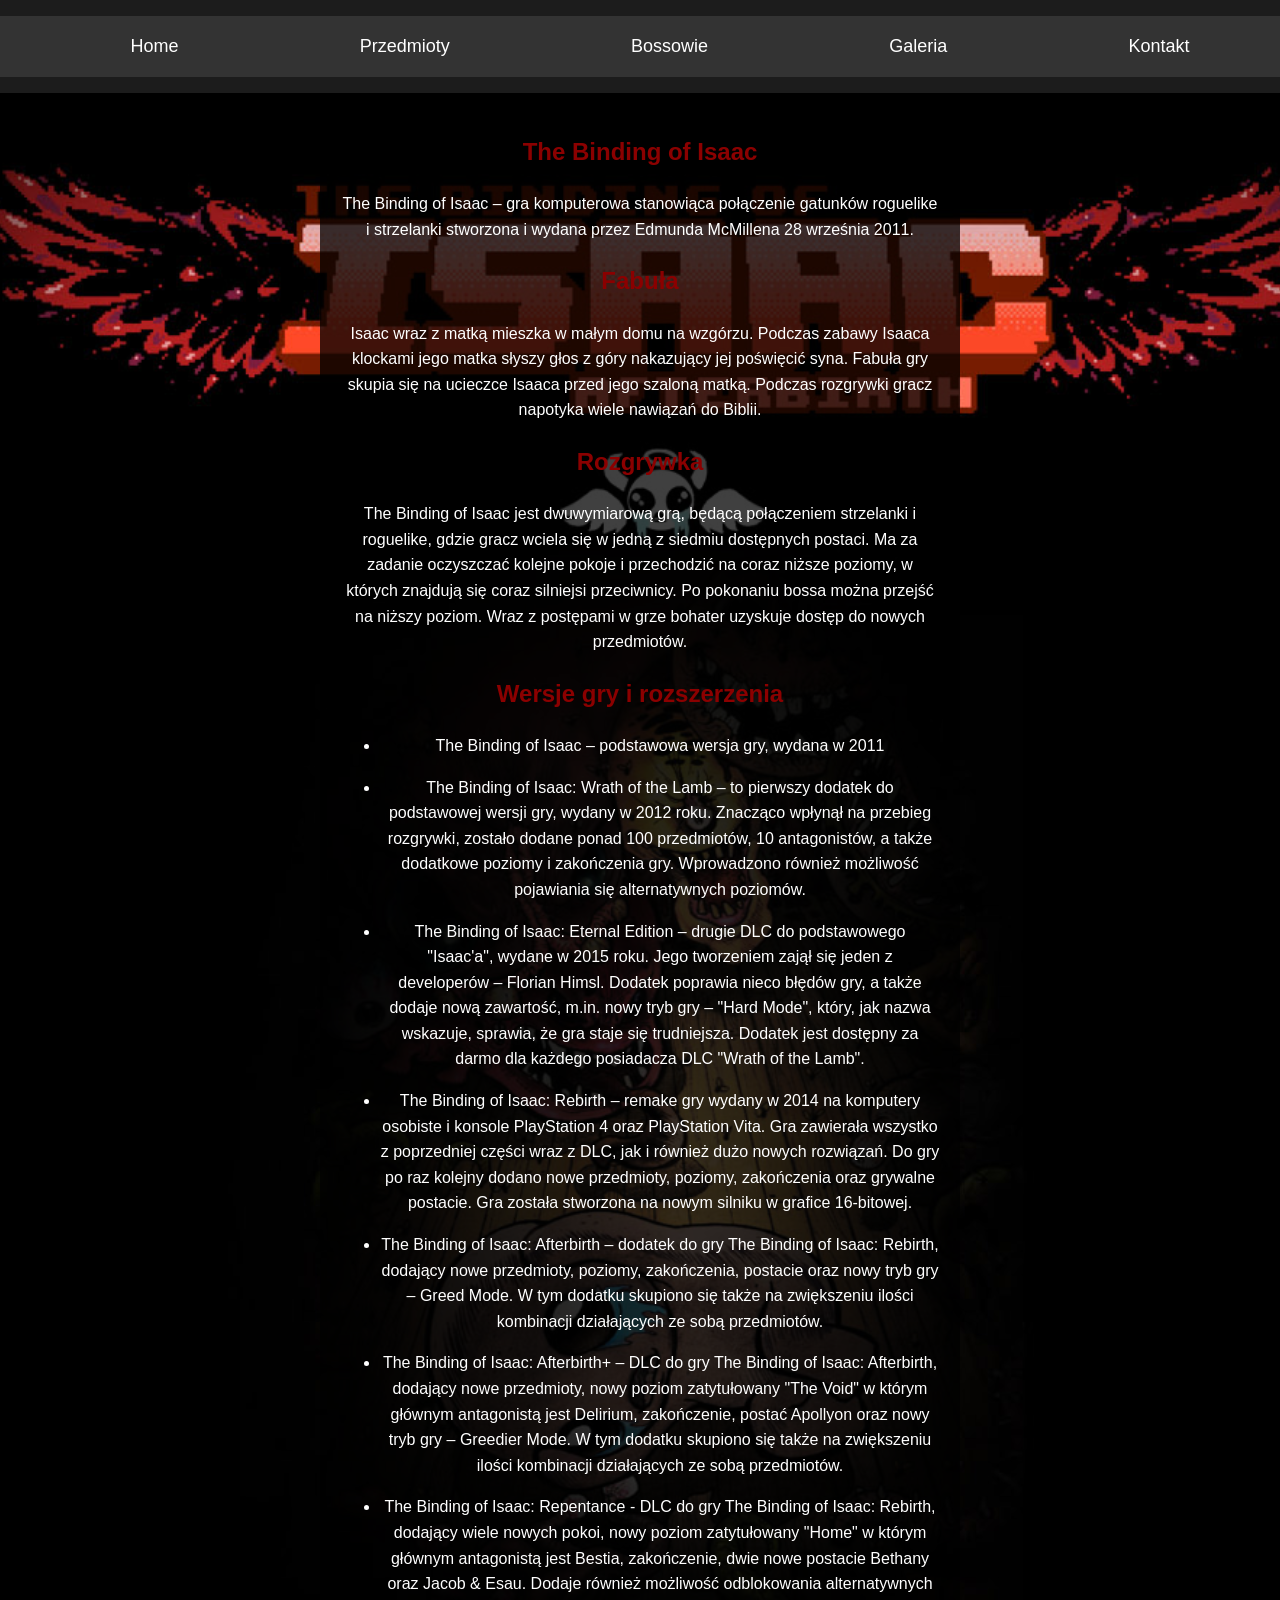
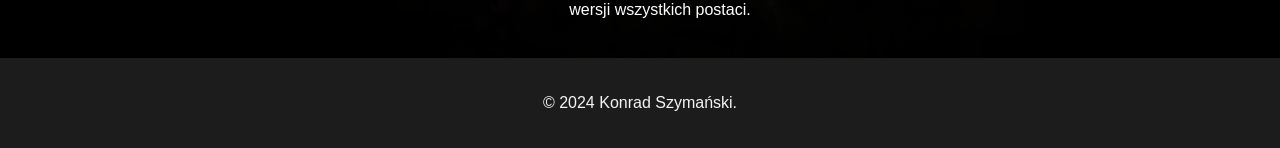
<file: index.html>
<!DOCTYPE html>
<html lang="pl">
<head>
    <meta charset="UTF-8">
    <meta name="viewport" content="width=device-width, initial-scale=1.0">
    <title>Strona Główna</title>
    <link rel="stylesheet" href="css/style.css">
    <link rel="icon" type="image/png" href="images/fav.png">
</head>
<body>
    <header>
        <nav class="navbar">
            <ul class="menu">
              <a href="index.html">Home</a>
              <a href="przedmioty.html">Przedmioty</a>
              <a href="bosowie.html">Bossowie</a>
              <a href="galeria.html">Galeria</a>
              <a href="kontakt.html">Kontakt</a>
            </ul>
        </nav>
    </header>

    <section class="home-page">
      <div class="nakladka">
        <h1>The Binding of Isaac</h1>
        <p>The Binding of Isaac – gra komputerowa stanowiąca połączenie gatunków roguelike i strzelanki stworzona i wydana przez Edmunda McMillena 28 września 2011.</p>
        <h2>Fabuła</h2>
        <p>Isaac wraz z matką mieszka w małym domu na wzgórzu. Podczas zabawy Isaaca klockami jego matka słyszy głos z góry nakazujący jej poświęcić syna. Fabuła gry skupia się na ucieczce Isaaca przed jego szaloną matką. Podczas rozgrywki gracz napotyka wiele nawiązań do Biblii.</p>
        <h2>Rozgrywka</h2>
        <p>The Binding of Isaac jest dwuwymiarową grą, będącą połączeniem strzelanki i roguelike, gdzie gracz wciela się w jedną z siedmiu dostępnych postaci. Ma za zadanie oczyszczać kolejne pokoje i przechodzić na coraz niższe poziomy, w których znajdują się coraz silniejsi przeciwnicy. Po pokonaniu bossa można przejść na niższy poziom. Wraz z postępami w grze bohater uzyskuje dostęp do nowych przedmiotów.</p>
        <h2>Wersje gry i rozszerzenia</h2>
        <ul>
            <li><p>The Binding of Isaac – podstawowa wersja gry, wydana w 2011</p></li>
            <li><p>The Binding of Isaac: Wrath of the Lamb – to pierwszy dodatek do podstawowej wersji gry, wydany w 2012 roku. Znacząco wpłynął na przebieg rozgrywki, zostało dodane ponad 100 przedmiotów, 10 antagonistów, a także dodatkowe poziomy i zakończenia gry. Wprowadzono również możliwość pojawiania się alternatywnych poziomów.</p></li>
            <li><p>The Binding of Isaac: Eternal Edition – drugie DLC do podstawowego "Isaac'a", wydane w 2015 roku. Jego tworzeniem zajął się jeden z developerów – Florian Himsl. Dodatek poprawia nieco błędów gry, a także dodaje nową zawartość, m.in. nowy tryb gry – "Hard Mode", który, jak nazwa wskazuje, sprawia, że gra staje się trudniejsza. Dodatek jest dostępny za darmo dla każdego posiadacza DLC "Wrath of the Lamb".</p></li>
            <li><p>The Binding of Isaac: Rebirth – remake gry wydany w 2014 na komputery osobiste i konsole PlayStation 4 oraz PlayStation Vita. Gra zawierała wszystko z poprzedniej części wraz z DLC, jak i również dużo nowych rozwiązań. Do gry po raz kolejny dodano nowe przedmioty, poziomy, zakończenia oraz grywalne postacie. Gra została stworzona na nowym silniku w grafice 16-bitowej.</p></li>
            <li><p>The Binding of Isaac: Afterbirth – dodatek do gry The Binding of Isaac: Rebirth, dodający nowe przedmioty, poziomy, zakończenia, postacie oraz nowy tryb gry – Greed Mode. W tym dodatku skupiono się także na zwiększeniu ilości kombinacji działających ze sobą przedmiotów.</p></li>
            <li><p>The Binding of Isaac: Afterbirth+ – DLC do gry The Binding of Isaac: Afterbirth, dodający nowe przedmioty, nowy poziom zatytułowany "The Void" w którym głównym antagonistą jest Delirium, zakończenie, postać Apollyon oraz nowy tryb gry – Greedier Mode. W tym dodatku skupiono się także na zwiększeniu ilości kombinacji działających ze sobą przedmiotów.</p></li>
            <li><p>The Binding of Isaac: Repentance - DLC do gry The Binding of Isaac: Rebirth, dodający wiele nowych pokoi, nowy poziom zatytułowany "Home" w którym głównym antagonistą jest Bestia, zakończenie, dwie nowe postacie Bethany oraz Jacob & Esau. Dodaje również możliwość odblokowania alternatywnych wersji wszystkich postaci.</p></li>
        </ul>
      </div>
    </section>

    <footer>
      <div class="bottom-container">
        <p class="copyright-mark">© 2024 Konrad Szymański.</p>
      </div>
    </footer>

</body>
</html>
</file>
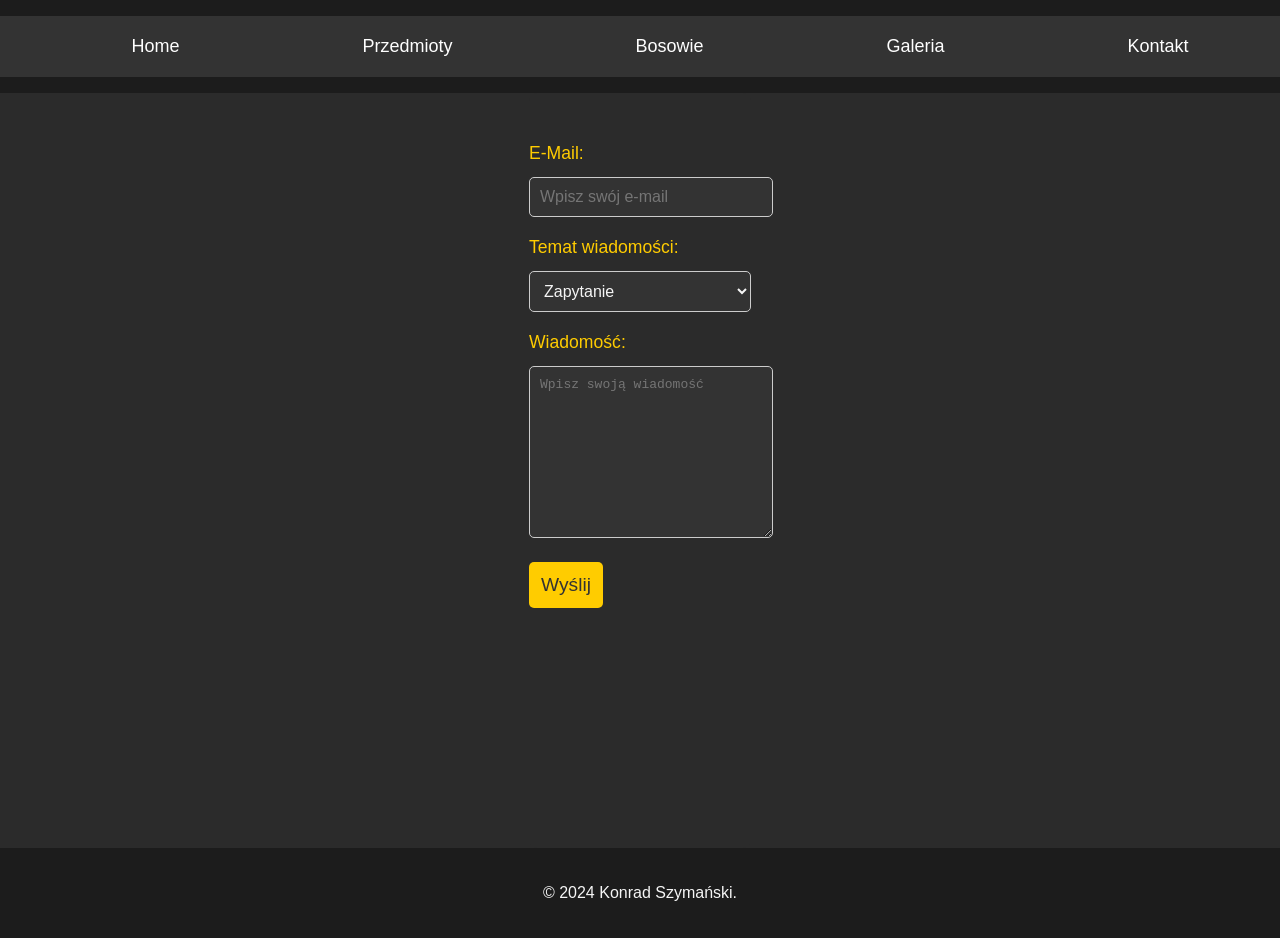
<file: kontakt.html>
<!DOCTYPE html>
<html lang="pl">
<head>
    <meta charset="UTF-8">
    <meta name="viewport" content="width=device-width, initial-scale=1.0">
    <title>Strona Główna</title>
    <link rel="stylesheet" href="css/style.css">
    <link rel="icon" type="image/png" href="images/fav.png">
</head>
<body>
    <header>
        <nav class="navbar">
            <ul class="menu">
              <a href="index.html">Home</a>
              <a href="przedmioty.html">Przedmioty</a>
              <a href="bosowie.html">Bosowie</a>
              <a href="galeria.html">Galeria</a>
              <a href="kontakt.html">Kontakt</a>
            </ul>
        </nav>
    </header>

    <section class="contact-form-section">
        <form class="contact-form">
            <div class="form-group">
                <label for="email">E-Mail:</label>
                <input type="text" id="email" name="email" placeholder="Wpisz swój e-mail" required>
            </div>

            <div class="form-group">
                <label for="subject">Temat wiadomości:</label>
                <select id="subject" name="subject" required>
                    <option value="question">Zapytanie</option>
                    <option value="feedback">Opinia</option>
                    <option value="other">Wsparcie Strony</option>
                    <option value="other">Inne</option>
                </select>
            </div>

            <div class="form-group">
                <label for="message">Wiadomość:</label>
                <textarea id="message" name="message" placeholder="Wpisz swoją wiadomość" required></textarea>
            </div>

            <div class="form-group">
                <input type="submit" value="Wyślij">
            </div>
        </form>
    </section>


    <footer>
      <div class="bottom-container">
        <p class="copyright-mark">© 2024 Konrad Szymański.</p>
      </div>
    </footer>

</body>
</html>
</file>
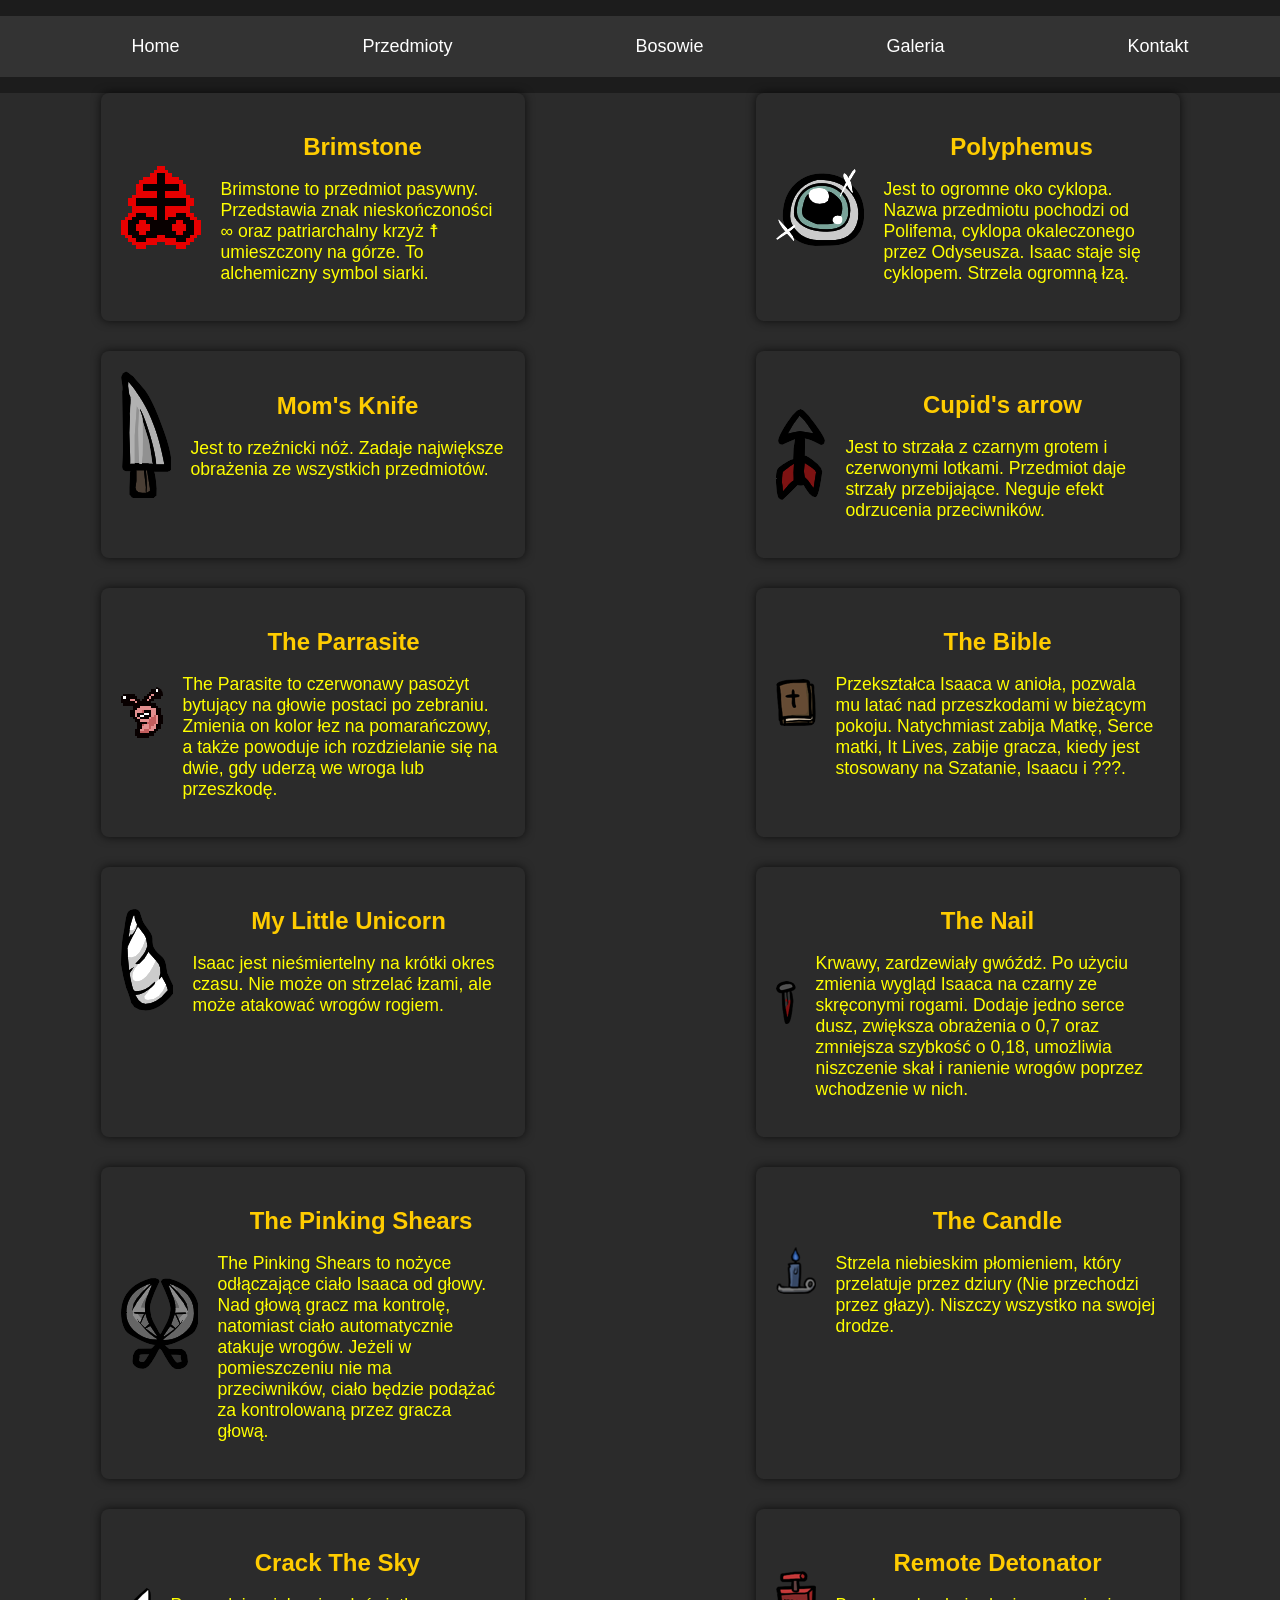
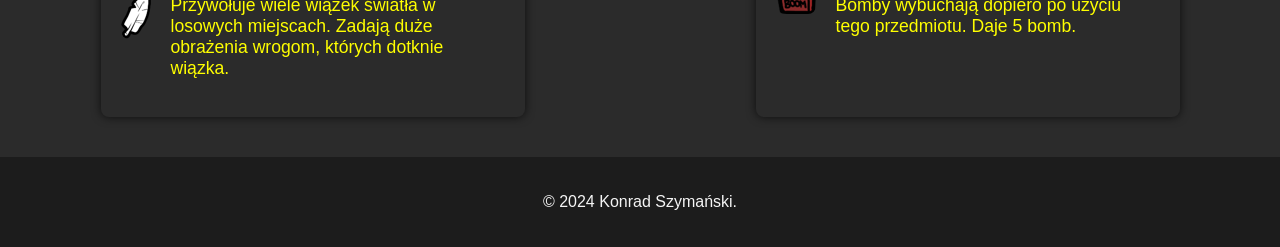
<file: przedmioty.html>
<!DOCTYPE html>
<html lang="pl">
<head>
    <meta charset="UTF-8">
    <meta name="viewport" content="width=device-width, initial-scale=1.0">
    <title>Przedmioty</title>
    <link rel="stylesheet" href="css/style.css">
    <link rel="icon" type="image/png" href="images/fav.png">
</head>
<body>
    <header>
        <nav class="navbar">
            <ul class="menu">
              <a href="index.html">Home</a>
              <a href="przedmioty.html">Przedmioty</a>
              <a href="bosowie.html">Bosowie</a>
              <a href="galeria.html">Galeria</a>
              <a href="kontakt.html">Kontakt</a>
            </ul>
        </nav>
    </header>

    <section class="items-section">
        <div class="item">
            <div class="item-content">
                <img class="item-image" src="images/Brimstone.webp" alt="Brimstone Item" />
                <div class="item-description">
                    <h2 class="item-title">Brimstone</h2>
                    <p>Brimstone to przedmiot pasywny. Przedstawia znak nieskończoności ∞ oraz patriarchalny krzyż ☨ umieszczony na górze. To alchemiczny symbol siarki.</p>
                </div>
            </div>
        </div>
        <div class="item">
            <div class="item-content">
                <img class="item-image" src="images/Polyphemus.webp" alt="Polyphemus Item" />
                <div class="item-description">
                    <h2 class="item-title">Polyphemus</h2>
                    <p>Jest to ogromne oko cyklopa. Nazwa przedmiotu pochodzi od Polifema, cyklopa okaleczonego przez Odyseusza. Isaac staje się cyklopem. Strzela ogromną łzą.</p>
                </div>
            </div>
        </div>
        <div class="item">
            <div class="item-content">
                <img class="item-image" src="images/Moms_Knife.webp" alt="Mom's Knife Item" />
                <div class="item-description">
                    <h2 class="item-title">Mom's Knife</h2>
                    <p>Jest to rzeźnicki nóż. Zadaje największe obrażenia ze wszystkich przedmiotów.</p>
                </div>
            </div>
        </div>

        <div class="item">
            <div class="item-content">
                <img class="item-image" src="images/cupid.webp" alt="Mom's Knife Item" />
                <div class="item-description">
                    <h2 class="item-title">Cupid's arrow</h2>
                    <p>Jest to strzała z czarnym grotem i czerwonymi lotkami. Przedmiot daje strzały przebijające. Neguje efekt odrzucenia przeciwników.</p>
                </div>
            </div>
        </div>
        <div class="item">
            <div class="item-content">
                <img class="item-image" src="images/parasite.webp" alt="Mom's Knife Item" />
                <div class="item-description">
                    <h2 class="item-title">The Parrasite</h2>
                    <p>The Parasite to czerwonawy pasożyt bytujący na głowie postaci po zebraniu. Zmienia on kolor łez na pomarańczowy, a także powoduje ich rozdzielanie się na dwie, gdy uderzą we wroga lub przeszkodę.</p>
                </div>
            </div>
        </div>
        <div class="item">
            <div class="item-content">
                <img class="item-image" src="images/bible.webp" alt="Mom's Knife Item" />
                <div class="item-description">
                    <h2 class="item-title">The Bible</h2>
                    <p>Przekształca Isaaca w anioła, pozwala mu latać nad przeszkodami w bieżącym pokoju. Natychmiast zabija Matkę, Serce matki, It Lives, zabije gracza, kiedy jest stosowany na Szatanie, Isaacu i ???.</p>
                </div>
            </div>
        </div>

        <div class="item">
            <div class="item-content">
                <img class="item-image" src="images/unicorn.webp" alt="Mom's Knife Item" />
                <div class="item-description">
                    <h2 class="item-title">My Little Unicorn</h2>
                    <p>Isaac jest nieśmiertelny na krótki okres czasu. Nie może on strzelać łzami, ale może atakować wrogów rogiem.</p>
                </div>
            </div>
        </div>
        <div class="item">
            <div class="item-content">
                <img class="item-image" src="images/nail.webp" alt="Mom's Knife Item" />
                <div class="item-description">
                    <h2 class="item-title">The Nail</h2>
                    <p>Krwawy, zardzewiały gwóźdź. Po użyciu zmienia wygląd Isaaca na czarny ze skręconymi rogami. Dodaje jedno serce dusz, zwiększa obrażenia o 0,7 oraz zmniejsza szybkość o 0,18, umożliwia niszczenie skał i ranienie wrogów poprzez wchodzenie w nich.</p>
                </div>
            </div>
        </div>
        <div class="item">
            <div class="item-content">
                <img class="item-image" src="images/shears.webp" alt="Mom's Knife Item" />
                <div class="item-description">
                    <h2 class="item-title">The Pinking Shears</h2>
                    <p>The Pinking Shears to nożyce odłączające ciało Isaaca od głowy. Nad głową gracz ma kontrolę, natomiast ciało automatycznie atakuje wrogów. Jeżeli w pomieszczeniu nie ma przeciwników, ciało będzie podążać za kontrolowaną przez gracza głową.</p>
                </div>
            </div>
        </div>

        <div class="item">
            <div class="item-content">
                <img class="item-image" src="images/candle.webp" alt="Mom's Knife Item" />
                <div class="item-description">
                    <h2 class="item-title">The Candle</h2>
                    <p>Strzela niebieskim płomieniem, który przelatuje przez dziury (Nie przechodzi przez głazy). Niszczy wszystko na swojej drodze.</p>
                </div>
            </div>
        </div>
        <div class="item">
            <div class="item-content">
                <img class="item-image" src="images/sky.webp" alt="Mom's Knife Item" />
                <div class="item-description">
                    <h2 class="item-title">Crack The Sky</h2>
                    <p>Przywołuje wiele wiązek światła w losowych miejscach. Zadają duże obrażenia wrogom, których dotknie wiązka.</p>
                </div>
            </div>
        </div>
        <div class="item">
            <div class="item-content">
                <img class="item-image" src="images/detonator.webp" alt="Mom's Knife Item" />
                <div class="item-description">
                    <h2 class="item-title">Remote Detonator</h2>
                    <p>Bomby wybuchają dopiero po użyciu tego przedmiotu. Daje 5 bomb.</p>
                </div>
            </div>
        </div>

    </section>

    <footer>
      <div class="bottom-container">
        <p class="copyright-mark">© 2024 Konrad Szymański.</p>
      </div>
    </footer>
</body>
</html>
</file>
<file: css/style.css>
body {
    background-color: #2B2B2B;
    color: #E0E0E0;
    font-family: 'Merriweather Sans', sans-serif;
    margin: 0px;
    display: flex;
    flex-direction: column;
}

header, footer {
    background-color: #1C1C1C;
    color: #F5F5F5;
    text-align: center;
}

footer {
  padding: 20px 0px;
  margin-top: auto;
}


h1, h2, h3 {
    color: #8B0000;
    text-align: center;
}

a, .btn {
    color: #4169E1;
    text-decoration: none;
}

a:hover, .btn:hover {
    color: #FFD700;
}

.home-page {
  position: relative;
  background-image: url('tlo.jpg');
  background-size: cover;
  background-position: center;
  width: 100%;
  overflow: hidden;
  box-sizing: border-box;
}

.nakladka {
  position: relative;
  left: 50%;
  transform: translateX(-50%);
  width: 50%;
  background-position: center;
  background-attachment: fixed;
  background-repeat: no-repeat;
  background-color: rgba(0, 0, 0, 0.75);
  color: white;
  padding: 20px;
  box-sizing: border-box;
  text-align: center;
  display: block;
  line-height: 1.6;
}

.nakladka-tekst {
  color: red;
}

.menu {
    display: flex;
    flex-wrap: wrap;
    justify-content: space-around;
    background-color: #333;
}

.menu a {
    flex: 1 1 auto;
    color: white;
    text-decoration: none;
    font-size: 18px;
    text-align: center;
    padding: 20px 0;
    transition: background-color 0.3s;
    min-width: 120px;
}

.menu a:hover {
    background-color: #555;
    color: red
}

.bosses {
  display: flex;
  flex-wrap: wrap;
  justify-content: space-around;
  flex-direction: row;
  gap: 30px;
  margin-bottom: 40px;
}

.boss {
    background-color: #2b2b2b;
    padding: 20px;
    border-radius: 8px;
    box-shadow: 0 0 10px rgba(0, 0, 0, 0.7);
    display: flex;
    align-items: center;
    gap: 20px;
}

.boss h2 {
    color: #cc0000;
}

.boss p {
    font-size: 1.1em;
}


.items-section {
    display: flex;
    flex-wrap: wrap;
    justify-content: space-around;
    gap: 30px;
    margin-bottom: 40px;
}

.item {
    background-color: #2b2b2b;
    padding: 20px;
    border-radius: 8px;
    width: 30%;
    box-shadow: 0 0 10px rgba(0, 0, 0, 0.7);
}

.item-content {
    display: flex;
    align-items: center;
    gap: 20px;
}

.item-image {
    height: 100%;
    width: auto;
    object-fit: cover;
    border-radius: 8px;
}

.item-description {
    flex: 1;
}

.item-title {
    color: #ffcc00;
    margin-bottom: 10px;
}

.item-description p {
    font-size: 1.1em;
    color: #ffff00;
}

.images-section {
    text-align: center;
    margin-bottom: 40px;
}

.images-title {
    color: #ffcc00;
    margin-bottom: 20px;
}

.images-container {
    display: flex;
    justify-content: space-around;
}

.image {
    width: 30%;
    height: auto;
    border-radius: 8px;
    box-shadow: 0 0 10px rgba(0, 0, 0, 0.7);
}

.contact-form-section {
    background-color: #2b2b2b;
    padding: 50px 0 220px 0;
    border-radius: 8px;
    max-width: 600px;
    flex-grow: 1;
    margin: 0 auto;
}

.contact-form {
    display: flex;
    flex-direction: column;
}

.form-group {
    margin-bottom: 20px;
}

label {
    font-size: 1.1em;
    color: #ffcc00;
    margin-bottom: 8px;
    display: block;
}

input[type="text"], select, textarea {
    width: 100%;
    padding: 10px;
    margin-top: 5px;
    font-size: 1em;
    border: 1px solid #ccc;
    border-radius: 5px;
    background-color: #333;
    color: #f5f5f5;
}

input[type="text"]:focus, select:focus, textarea:focus {
    outline-color: #ffcc00;
}

textarea {
    resize: vertical;
    min-height: 150px;
}

input[type="submit"] {
    padding: 12px;
    background-color: #ffcc00;
    color: #333;
    border: none;
    border-radius: 5px;
    font-size: 1.2em;
    cursor: pointer;
    transition: background-color 0.3s ease;
}

input[type="submit"]:hover {
    background-color: #e6b800;
}

input[type="submit"]:active {
    background-color: #cc9900;
}

.play-button {
    padding: 10px 20px;
    font-size: 16px;
    border: none;
    background-color: #333;
    color: #fff;
    cursor: pointer;
    border-radius: 5px;
    transition: background-color 0.3s ease;
    background-color: #555;
}

.media {
    padding: 20px 0 0 0;
    display: flex;
    flex-direction: column;
    align-items: center;
    gap: 10px;
    width: 100%;
}

.media-video {
  width: 100%;
  overflow: hidden;
  border-radius: 8px;
}

.media-images {
    padding: 20px 0 0 0;
    display: flex;
    flex-direction: row;
    flex-wrap: wrap;
    align-items: center;
    justify-content: center;
    justify-content: space-around;
    gap: 10px;
    width: 100%;
    height: auto;
}

.media-image {
    height: 40%;
    width: 40%;
}
</file>
